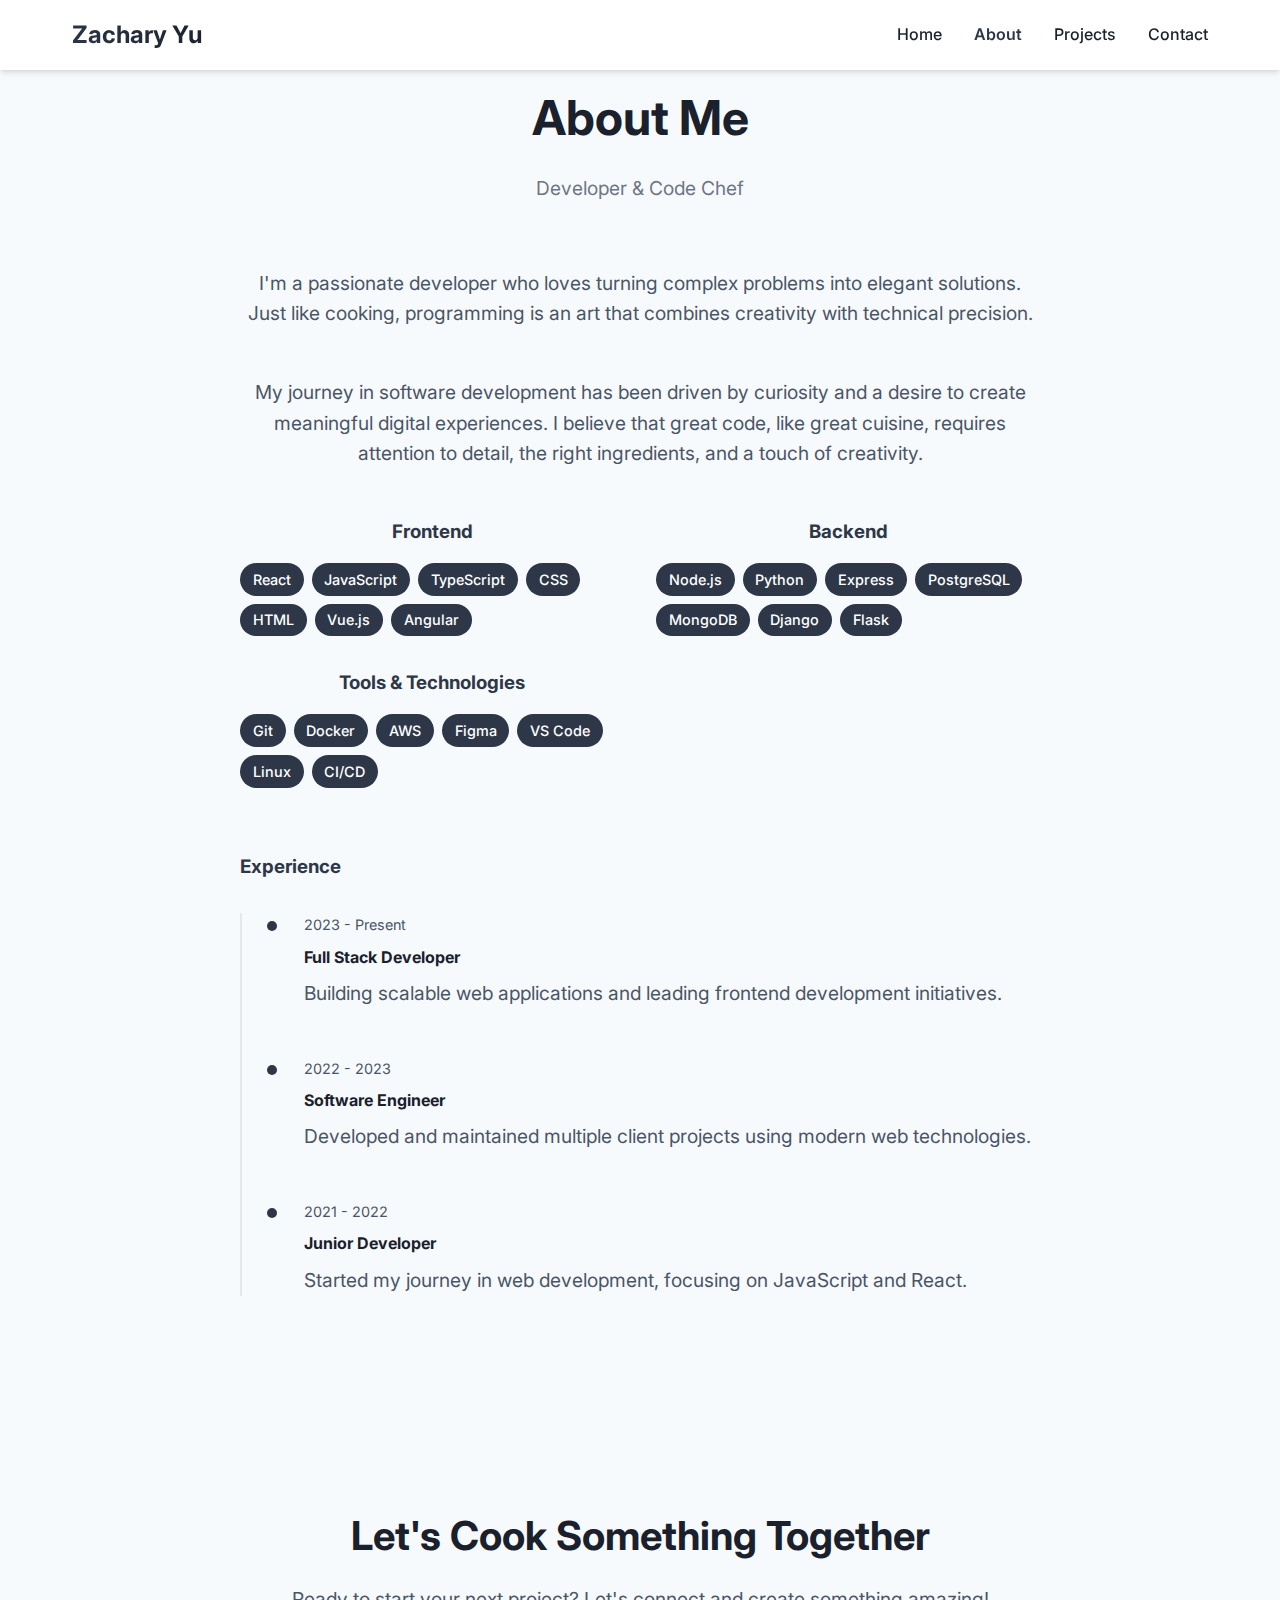
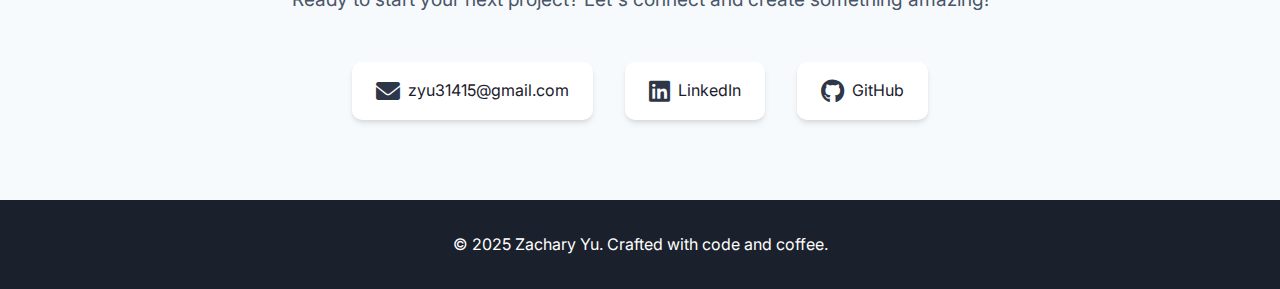
<file: about.html>
<!DOCTYPE html>
<html lang="en">
<head>
    <meta charset="UTF-8">
    <meta name="viewport" content="width=device-width, initial-scale=1.0">
    <title>About - Zachary Yu</title>
    <link rel="stylesheet" href="style.css">
    <link href="https://fonts.googleapis.com/css2?family=Inter:wght@300;400;500;600;700&display=swap" rel="stylesheet">
    <link rel="stylesheet" href="https://cdnjs.cloudflare.com/ajax/libs/font-awesome/6.0.0/css/all.min.css">
</head>
<body>
    <header>
        <nav class="navbar">
            <div class="nav-container">
                <div class="logo">
                    <a href="index.html"><h2>Zachary Yu</h2></a>
                </div>
                <ul class="nav-menu">
                    <li><a href="index.html">Home</a></li>
                    <li><a href="about.html" class="active">About</a></li>
                    <li><a href="projects.html">Projects</a></li>
                    <li><a href="#contact">Contact</a></li>
                </ul>
                <div class="hamburger">
                    <span></span>
                    <span></span>
                    <span></span>
                </div>
            </div>
        </nav>
    </header>

    <main>
        <!-- About Section -->
        <section class="about page-section">
            <div class="container">
                <div class="page-header">
                    <h1>About Me</h1>
                    <p class="page-subtitle">Developer & Code Chef</p>
                </div>
                <div class="about-content">
                    <div class="about-text">
                        <p>I'm a passionate developer who loves turning complex problems into elegant solutions. Just like cooking, programming is an art that combines creativity with technical precision.</p>
                        <p>My journey in software development has been driven by curiosity and a desire to create meaningful digital experiences. I believe that great code, like great cuisine, requires attention to detail, the right ingredients, and a touch of creativity.</p>
                        <div class="skills">
                            <div class="skill-category">
                                <h3>Frontend</h3>
                                <div class="skill-tags">
                                    <span>React</span>
                                    <span>JavaScript</span>
                                    <span>TypeScript</span>
                                    <span>CSS</span>
                                    <span>HTML</span>
                                    <span>Vue.js</span>
                                    <span>Angular</span>
                                </div>
                            </div>
                            <div class="skill-category">
                                <h3>Backend</h3>
                                <div class="skill-tags">
                                    <span>Node.js</span>
                                    <span>Python</span>
                                    <span>Express</span>
                                    <span>PostgreSQL</span>
                                    <span>MongoDB</span>
                                    <span>Django</span>
                                    <span>Flask</span>
                                </div>
                            </div>
                            <div class="skill-category">
                                <h3>Tools & Technologies</h3>
                                <div class="skill-tags">
                                    <span>Git</span>
                                    <span>Docker</span>
                                    <span>AWS</span>
                                    <span>Figma</span>
                                    <span>VS Code</span>
                                    <span>Linux</span>
                                    <span>CI/CD</span>
                                </div>
                            </div>
                        </div>

                        <div class="experience">
                            <h3>Experience</h3>
                            <div class="timeline">
                                <div class="timeline-item">
                                    <div class="timeline-date">2023 - Present</div>
                                    <div class="timeline-content">
                                        <h4>Full Stack Developer</h4>
                                        <p>Building scalable web applications and leading frontend development initiatives.</p>
                                    </div>
                                </div>
                                <div class="timeline-item">
                                    <div class="timeline-date">2022 - 2023</div>
                                    <div class="timeline-content">
                                        <h4>Software Engineer</h4>
                                        <p>Developed and maintained multiple client projects using modern web technologies.</p>
                                    </div>
                                </div>
                                <div class="timeline-item">
                                    <div class="timeline-date">2021 - 2022</div>
                                    <div class="timeline-content">
                                        <h4>Junior Developer</h4>
                                        <p>Started my journey in web development, focusing on JavaScript and React.</p>
                                    </div>
                                </div>
                            </div>
                        </div>
                    </div>
                </div>
            </div>
        </section>

        <!-- Contact Section -->
        <section id="contact" class="contact">
            <div class="container">
                <h2>Let's Cook Something Together</h2>
                <p>Ready to start your next project? Let's connect and create something amazing!</p>
                <div class="contact-links">
                    <a href="mailto:zyu31415@gmail.com" class="contact-link">
                        <i class="fas fa-envelope"></i>
                        <span>zyu31415@gmail.com</span>
                    </a>
                    <a href="https://www.linkedin.com/in/zacharyyu/" class="contact-link">
                        <i class="fab fa-linkedin"></i>
                        <span>LinkedIn</span>
                    </a>
                    <a href="https://github.com/zach3141592" class="contact-link">
                        <i class="fab fa-github"></i>
                        <span>GitHub</span>
                    </a>
                </div>
            </div>
        </section>
    </main>

    <footer>
        <div class="container">
            <p>&copy; 2025 Zachary Yu. Crafted with code and coffee.</p>
        </div>
    </footer>

    <script src="script.js"></script>
</body>
</html>
</file>
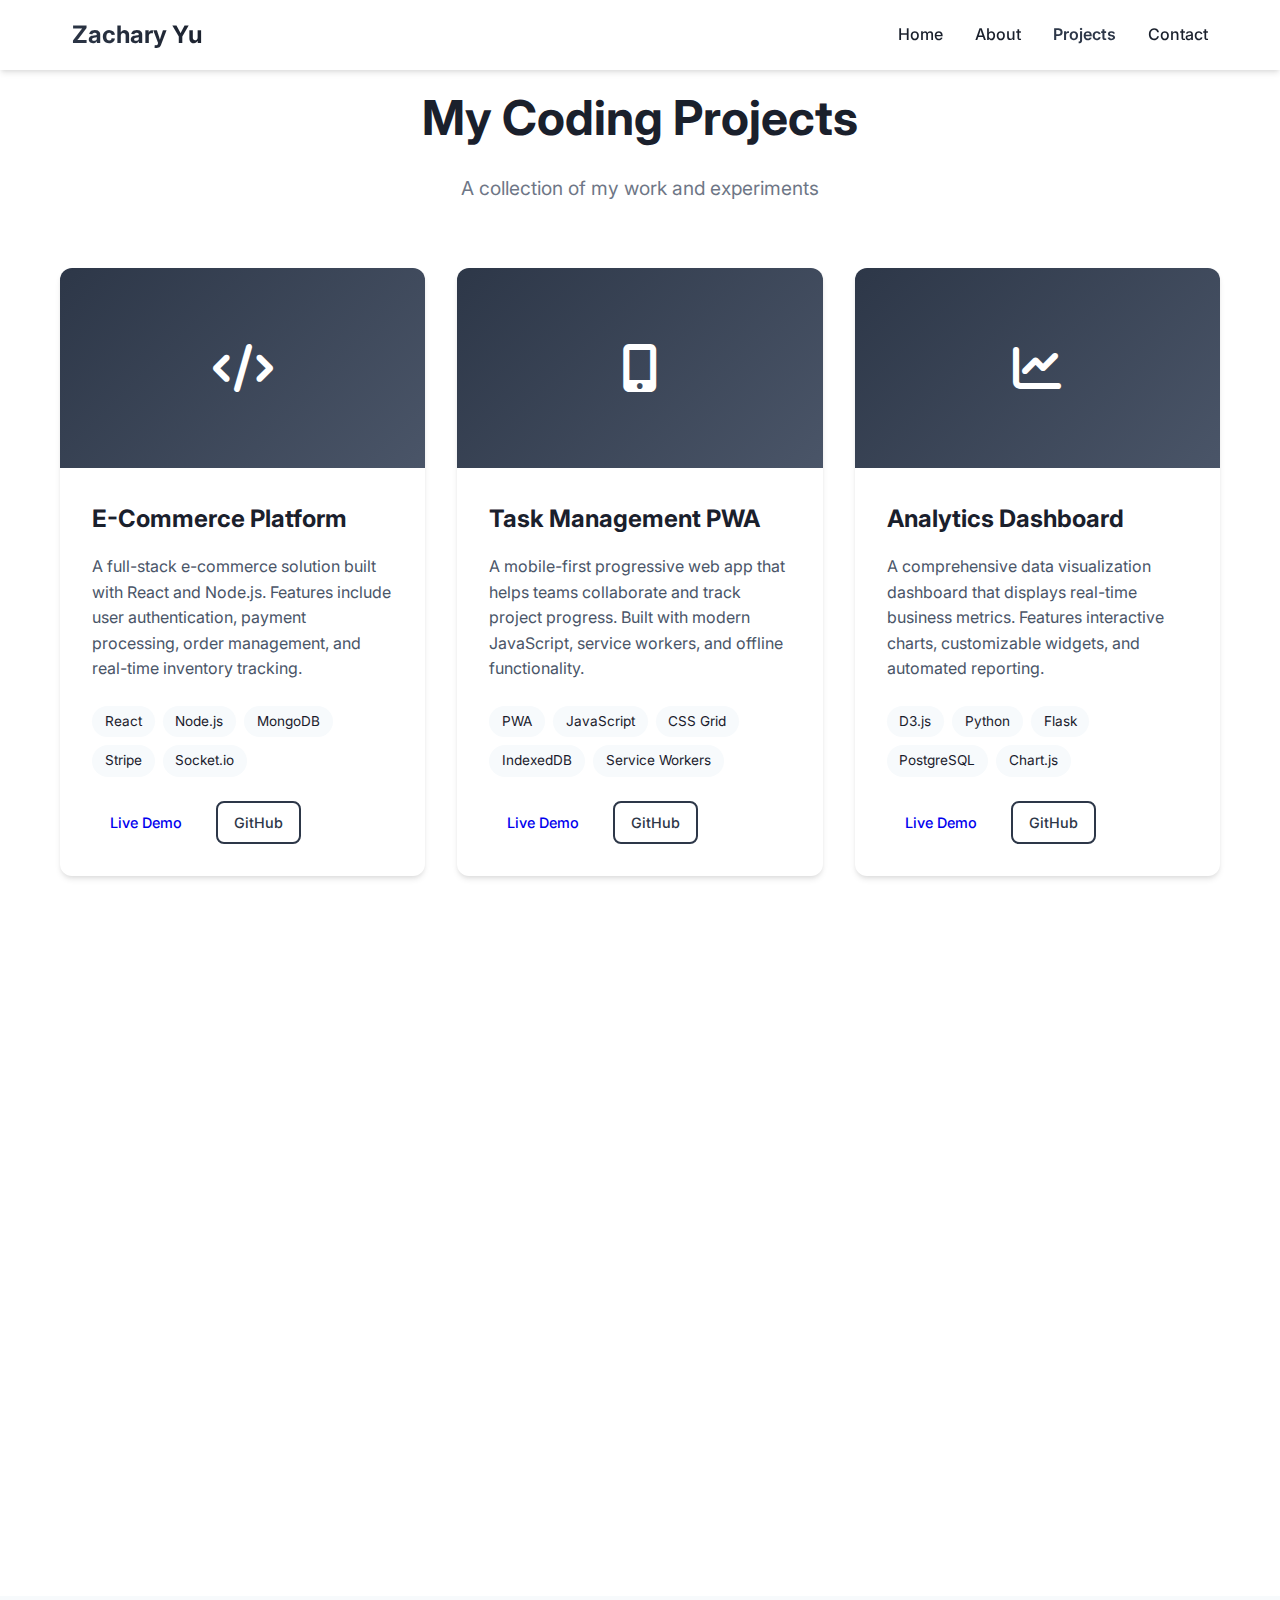
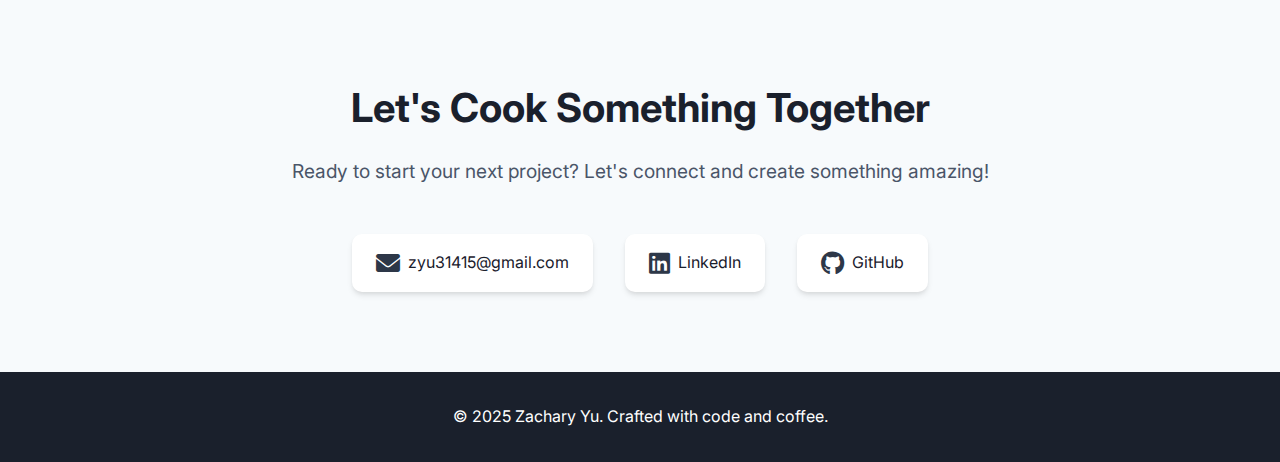
<file: projects.html>
<!DOCTYPE html>
<html lang="en">
<head>
    <meta charset="UTF-8">
    <meta name="viewport" content="width=device-width, initial-scale=1.0">
    <title>Projects - Zachary Yu</title>
    <link rel="stylesheet" href="style.css">
    <link href="https://fonts.googleapis.com/css2?family=Inter:wght@300;400;500;600;700&display=swap" rel="stylesheet">
    <link rel="stylesheet" href="https://cdnjs.cloudflare.com/ajax/libs/font-awesome/6.0.0/css/all.min.css">
</head>
<body>
    <header>
        <nav class="navbar">
            <div class="nav-container">
                <div class="logo">
                    <a href="index.html"><h2>Zachary Yu</h2></a>
                </div>
                <ul class="nav-menu">
                    <li><a href="index.html">Home</a></li>
                    <li><a href="about.html">About</a></li>
                    <li><a href="projects.html" class="active">Projects</a></li>
                    <li><a href="#contact">Contact</a></li>
                </ul>
                <div class="hamburger">
                    <span></span>
                    <span></span>
                    <span></span>
                </div>
            </div>
        </nav>
    </header>

    <main>
        <!-- Projects Section -->
        <section class="projects page-section">
            <div class="container">
                <div class="page-header">
                    <h1>My Coding Projects</h1>
                    <p class="page-subtitle">A collection of my work and experiments</p>
                </div>
                <div class="projects-grid">
                    <div class="project-card">
                        <div class="project-image">
                            <i class="fas fa-code"></i>
                        </div>
                        <div class="project-content">
                            <h3>E-Commerce Platform</h3>
                            <p>A full-stack e-commerce solution built with React and Node.js. Features include user authentication, payment processing, order management, and real-time inventory tracking.</p>
                            <div class="project-tech">
                                <span>React</span>
                                <span>Node.js</span>
                                <span>MongoDB</span>
                                <span>Stripe</span>
                                <span>Socket.io</span>
                            </div>
                            <div class="project-links">
                                <a href="#" class="btn btn-small">Live Demo</a>
                                <a href="#" class="btn btn-small btn-outline">GitHub</a>
                            </div>
                        </div>
                    </div>

                    <div class="project-card">
                        <div class="project-image">
                            <i class="fas fa-mobile-alt"></i>
                        </div>
                        <div class="project-content">
                            <h3>Task Management PWA</h3>
                            <p>A mobile-first progressive web app that helps teams collaborate and track project progress. Built with modern JavaScript, service workers, and offline functionality.</p>
                            <div class="project-tech">
                                <span>PWA</span>
                                <span>JavaScript</span>
                                <span>CSS Grid</span>
                                <span>IndexedDB</span>
                                <span>Service Workers</span>
                            </div>
                            <div class="project-links">
                                <a href="#" class="btn btn-small">Live Demo</a>
                                <a href="#" class="btn btn-small btn-outline">GitHub</a>
                            </div>
                        </div>
                    </div>

                    <div class="project-card">
                        <div class="project-image">
                            <i class="fas fa-chart-line"></i>
                        </div>
                        <div class="project-content">
                            <h3>Analytics Dashboard</h3>
                            <p>A comprehensive data visualization dashboard that displays real-time business metrics. Features interactive charts, customizable widgets, and automated reporting.</p>
                            <div class="project-tech">
                                <span>D3.js</span>
                                <span>Python</span>
                                <span>Flask</span>
                                <span>PostgreSQL</span>
                                <span>Chart.js</span>
                            </div>
                            <div class="project-links">
                                <a href="#" class="btn btn-small">Live Demo</a>
                                <a href="#" class="btn btn-small btn-outline">GitHub</a>
                            </div>
                        </div>
                    </div>

                    <div class="project-card">
                        <div class="project-image">
                            <i class="fas fa-robot"></i>
                        </div>
                        <div class="project-content">
                            <h3>AI Chat Assistant</h3>
                            <p>An intelligent chatbot application with natural language processing capabilities. Integrates with various APIs to provide helpful responses and automate tasks.</p>
                            <div class="project-tech">
                                <span>Python</span>
                                <span>TensorFlow</span>
                                <span>FastAPI</span>
                                <span>OpenAI API</span>
                                <span>Docker</span>
                            </div>
                            <div class="project-links">
                                <a href="#" class="btn btn-small">Live Demo</a>
                                <a href="#" class="btn btn-small btn-outline">GitHub</a>
                            </div>
                        </div>
                    </div>

                    <div class="project-card">
                        <div class="project-image">
                            <i class="fas fa-gamepad"></i>
                        </div>
                        <div class="project-content">
                            <h3>2D Game Engine</h3>
                            <p>A lightweight 2D game engine built from scratch using JavaScript and Canvas API. Includes physics simulation, collision detection, and sprite animation systems.</p>
                            <div class="project-tech">
                                <span>JavaScript</span>
                                <span>Canvas API</span>
                                <span>WebGL</span>
                                <span>Physics Engine</span>
                                <span>TypeScript</span>
                            </div>
                            <div class="project-links">
                                <a href="#" class="btn btn-small">Live Demo</a>
                                <a href="#" class="btn btn-small btn-outline">GitHub</a>
                            </div>
                        </div>
                    </div>

                    <div class="project-card">
                        <div class="project-image">
                            <i class="fas fa-cloud"></i>
                        </div>
                        <div class="project-content">
                            <h3>Cloud Storage API</h3>
                            <p>A RESTful API service for file storage and management with user authentication, file versioning, and sharing capabilities. Deployed on AWS with high availability.</p>
                            <div class="project-tech">
                                <span>Node.js</span>
                                <span>Express</span>
                                <span>AWS S3</span>
                                <span>JWT</span>
                                <span>Docker</span>
                            </div>
                            <div class="project-links">
                                <a href="#" class="btn btn-small">Live Demo</a>
                                <a href="#" class="btn btn-small btn-outline">GitHub</a>
                            </div>
                        </div>
                    </div>
                </div>
            </div>
        </section>

        <!-- Contact Section -->
        <section id="contact" class="contact">
            <div class="container">
                <h2>Let's Cook Something Together</h2>
                <p>Ready to start your next project? Let's connect and create something amazing!</p>
                <div class="contact-links">
                    <a href="mailto:zyu31415@gmail.com" class="contact-link">
                        <i class="fas fa-envelope"></i>
                        <span>zyu31415@gmail.com</span>
                    </a>
                    <a href="https://www.linkedin.com/in/zacharyyu/" class="contact-link">
                        <i class="fab fa-linkedin"></i>
                        <span>LinkedIn</span>
                    </a>
                    <a href="https://github.com/zach3141592" class="contact-link">
                        <i class="fab fa-github"></i>
                        <span>GitHub</span>
                    </a>
                </div>
            </div>
        </section>
    </main>

    <footer>
        <div class="container">
            <p>&copy; 2025 Zachary Yu. Crafted with code and coffee.</p>
        </div>
    </footer>

    <script src="script.js"></script>
</body>
</html>
</file>
<file: style.css>
/* Reset and Base Styles */
* {
    margin: 0;
    padding: 0;
    box-sizing: border-box;
}

:root {
    --primary-color: #2d3748;
    --secondary-color: #4a5568;
    --accent-color: #718096;
    --text-primary: #1a202c;
    --text-secondary: #4a5568;
    --background: #ffffff;
    --surface: #f7fafc;
    --border: #e2e8f0;
    --shadow: 0 4px 6px -1px rgba(0, 0, 0, 0.1), 0 2px 4px -1px rgba(0, 0, 0, 0.06);
    --shadow-lg: 0 10px 15px -3px rgba(0, 0, 0, 0.1), 0 4px 6px -2px rgba(0, 0, 0, 0.05);
}

body {
    font-family: 'Inter', sans-serif;
    line-height: 1.6;
    color: var(--text-primary);
    background-color: var(--background);
}

.container {
    max-width: 1200px;
    margin: 0 auto;
    padding: 0 20px;
}

/* Navigation */
.navbar {
    position: fixed;
    top: 0;
    width: 100%;
    background: rgba(255, 255, 255, 0.95);
    backdrop-filter: blur(10px);
    z-index: 1000;
    box-shadow: var(--shadow);
}

.nav-container {
    display: flex;
    justify-content: space-between;
    align-items: center;
    padding: 1rem 2rem;
    max-width: 1200px;
    margin: 0 auto;
}

.logo a {
    text-decoration: none;
}

.logo h2 {
    background: linear-gradient(45deg, var(--primary-color), var(--text-primary));
    -webkit-background-clip: text;
    -webkit-text-fill-color: transparent;
    background-clip: text;
    font-weight: 700;
}

.nav-menu {
    display: flex;
    list-style: none;
    gap: 2rem;
}

.nav-menu a {
    text-decoration: none;
    color: var(--text-primary);
    font-weight: 500;
    transition: color 0.3s ease;
}

.nav-menu a:hover {
    color: var(--primary-color);
}

.nav-menu a.active {
    color: var(--primary-color);
    font-weight: 600;
}

.hamburger {
    display: none;
    flex-direction: column;
    cursor: pointer;
}

.hamburger span {
    width: 25px;
    height: 3px;
    background: var(--text-primary);
    margin: 3px 0;
    transition: 0.3s;
}

/* Hero Section */
.hero {
    min-height: 100vh;
    display: flex;
    align-items: center;
    background: linear-gradient(135deg, #2d3748 0%, #1a202c 100%);
    color: white;
    padding-top: 80px;
}

.hero-content {
    display: grid;
    grid-template-columns: 1fr 1fr;
    gap: 4rem;
    align-items: center;
    max-width: 1200px;
    margin: 0 auto;
    padding: 0 2rem;
}

.hero-text {
    min-height: 300px;
    display: flex;
    flex-direction: column;
    justify-content: center;
    min-width: 0; /* Allows flex items to shrink below content size */
}

.hero-text h1 {
    font-size: 3.5rem;
    font-weight: 700;
    margin-bottom: 1rem;
    line-height: 1.1;
    white-space: nowrap;
    overflow: hidden;
    min-height: 4rem;
    width: 600px;
    max-width: 100%;
    display: block;
}

.highlight {
    background: linear-gradient(45deg, #e2e8f0, #a0aec0);
    -webkit-background-clip: text;
    -webkit-text-fill-color: transparent;
    background-clip: text;
}

.subtitle {
    font-size: 1.5rem;
    margin-bottom: 1rem;
    opacity: 0.9;
}

.description {
    font-size: 1.1rem;
    margin-bottom: 2rem;
    opacity: 0.8;
}

.cta-buttons {
    display: flex;
    gap: 1rem;
    flex-wrap: wrap;
}

.btn {
    padding: 0.75rem 1.5rem;
    border-radius: 8px;
    text-decoration: none;
    font-weight: 500;
    transition: all 0.3s ease;
    border: 2px solid transparent;
    display: inline-block;
}

.btn-primary {
    background: var(--primary-color);
    color: white;
}

.btn-primary:hover {
    background: #1a202c;
    transform: translateY(-2px);
}

.btn-secondary {
    background: transparent;
    color: white;
    border: 2px solid white;
}

.btn-secondary:hover {
    background: white;
    color: var(--primary-color);
}

.btn-small {
    padding: 0.5rem 1rem;
    font-size: 0.9rem;
}

.btn-outline {
    background: transparent;
    color: var(--primary-color);
    border: 2px solid var(--primary-color);
}

.btn-outline:hover {
    background: var(--primary-color);
    color: white;
}

/* Cooking Animation */
.hero-animation {
    display: flex;
    justify-content: center;
    align-items: center;
    height: 500px;
}

.cooking-scene {
    position: relative;
    width: 400px;
    height: 400px;
}

.stove {
    position: absolute;
    bottom: 0;
    left: 50%;
    transform: translateX(-50%);
    width: 280px;
    height: 120px;
    /* 
    To add a realistic stove image:
    1. Find a stove PNG image (400x200px recommended)
    2. Save it as 'stove.png' in your project folder
    3. The image will automatically load!
    See stove-instructions.md for detailed steps.
    */
    background: url('stove.png') no-repeat center center;
    background-size: contain;
    /* Fallback styling if PNG not available */
    background-color: #2d3748;
    border-radius: 15px;
    box-shadow: 0 4px 8px rgba(0, 0, 0, 0.3);
}

.burner {
    position: absolute;
    top: -10px;
    left: 50%;
    transform: translateX(-50%);
    width: 90px;
    height: 90px;
    background: radial-gradient(circle, #ff4500 20%, #e74c3c 40%, #2d3748 70%);
    border-radius: 50%;
    border: 6px solid #1a202c;
    box-shadow: inset 0 0 20px rgba(0, 0, 0, 0.5);
    animation: burnerGlow 2s infinite alternate;
}

@keyframes burnerGlow {
    0% { 
        background: radial-gradient(circle, #ff4500 20%, #e74c3c 40%, #2d3748 70%);
        box-shadow: inset 0 0 20px rgba(0, 0, 0, 0.5), 0 0 15px rgba(255, 69, 0, 0.3);
    }
    100% { 
        background: radial-gradient(circle, #ffa500 25%, #ff6b35 45%, #2d3748 70%);
        box-shadow: inset 0 0 20px rgba(0, 0, 0, 0.5), 0 0 25px rgba(255, 165, 0, 0.4);
    }
}

.flame {
    position: absolute;
    top: -30px;
    left: 50%;
    transform: translateX(-50%);
    width: 70px;
    height: 25px;
    background: radial-gradient(ellipse, #ffa500 0%, #ff6b35 40%, #e74c3c 100%);
    border-radius: 50% 50% 50% 50% / 70% 70% 30% 30%;
    animation: flicker 1.5s infinite alternate;
    opacity: 0.9;
}

/* Additional flame elements for more realistic effect */
.flame::before,
.flame::after {
    content: '';
    position: absolute;
    border-radius: 50% 50% 50% 50% / 70% 70% 30% 30%;
    animation: flicker 1.5s infinite alternate;
}

.flame::before {
    top: -5px;
    left: 10px;
    width: 50px;
    height: 20px;
    background: radial-gradient(ellipse, #ff4500 0%, #ff6b35 60%, transparent 100%);
    animation-delay: 0.3s;
}

.flame::after {
    top: -5px;
    right: 10px;
    width: 50px;
    height: 20px;
    background: radial-gradient(ellipse, #ff4500 0%, #ff6b35 60%, transparent 100%);
    animation-delay: 0.6s;
}

@keyframes flicker {
    0% { 
        transform: translateX(-50%) scale(1) rotate(-2deg); 
        filter: brightness(1); 
    }
    50% { 
        transform: translateX(-50%) scale(1.05) rotate(2deg); 
        filter: brightness(1.2); 
    }
    100% { 
        transform: translateX(-50%) scale(0.95) rotate(-1deg); 
        filter: brightness(0.9); 
    }
}

/* Heat distortion effect between fire and pan */
.cooking-scene::after {
    content: '';
    position: absolute;
    bottom: 45px;
    left: 50%;
    transform: translateX(-50%);
    width: 100px;
    height: 50px;
    background: linear-gradient(to top, rgba(255, 100, 0, 0.1), transparent);
    border-radius: 50%;
    animation: heatDistortion 1.8s infinite;
}

@keyframes heatDistortion {
    0%, 100% { 
        transform: translateX(-50%) scaleY(1) scaleX(1); 
        opacity: 0.3; 
    }
    50% { 
        transform: translateX(-50%) scaleY(1.3) scaleX(0.8); 
        opacity: 0.6; 
    }
}

.pan {
    position: absolute;
    bottom: 20px;
    left: 50%;
    transform: translateX(-50%);
    width: 280px;
    height: 280px;
    animation: panSway 3s ease-in-out infinite;
}



.pan-body {
    position: relative;
    width: 280px;
    height: 120px;
    background: 
        radial-gradient(ellipse at center, #666 0%, #4a4a4a 40%, #333 80%, #222 100%);
    border-radius: 50% 50% 50% 50% / 40% 40% 60% 60%;
    margin: 0 auto;
    box-shadow: 
        inset 0 -15px 30px rgba(0, 0, 0, 0.7),
        inset 0 8px 16px rgba(255, 255, 255, 0.15),
        0 10px 20px rgba(0, 0, 0, 0.4),
        0 -2px 10px rgba(255, 100, 0, 0.3);
    overflow: visible;
    border: 3px solid #2a2a2a;
    animation: panHeat 3s infinite alternate;
}

.pan-body::before {
    content: '';
    position: absolute;
    top: 20px;
    left: 30px;
    right: 30px;
    bottom: 20px;
    background: 
        radial-gradient(ellipse at center, #2a2a2a 0%, #1a1a1a 60%, #000 100%);
    border-radius: 50% 50% 50% 50% / 40% 40% 60% 60%;
    box-shadow: 
        inset 0 0 25px rgba(0, 0, 0, 0.9),
        inset 0 -8px 15px rgba(0, 0, 0, 0.8);
}

.pan-body::after {
    content: '';
    position: absolute;
    top: -18px;
    left: -18px;
    right: -18px;
    bottom: 102px;
    background: 
        radial-gradient(ellipse at center, #777 0%, #555 30%, #333 70%, #222 100%);
    border-radius: 50%;
    box-shadow: 
        inset 0 -10px 20px rgba(0, 0, 0, 0.5),
        inset 0 5px 10px rgba(255, 255, 255, 0.1),
        0 8px 16px rgba(0, 0, 0, 0.4);
    border: 2px solid #444;
    z-index: -1;
}

@keyframes panHeat {
    0% { 
        box-shadow: 
            inset 0 -15px 30px rgba(0, 0, 0, 0.7),
            inset 0 8px 16px rgba(255, 255, 255, 0.15),
            0 10px 20px rgba(0, 0, 0, 0.4),
            0 -2px 10px rgba(255, 100, 0, 0.3);
    }
    100% { 
        box-shadow: 
            inset 0 -15px 30px rgba(0, 0, 0, 0.7),
            inset 0 8px 16px rgba(255, 255, 255, 0.15),
            0 10px 20px rgba(0, 0, 0, 0.4),
            0 -2px 18px rgba(255, 100, 0, 0.5);
    }
}

@keyframes panSway {
    0%, 100% { transform: translateX(-50%) rotate(0deg); }
    33% { transform: translateX(-50%) rotate(0.5deg); }
    66% { transform: translateX(-50%) rotate(-0.5deg); }
}

.code-ingredients {
    position: absolute;
    top: 20px;
    left: 35px;
    right: 35px;
    bottom: 20px;
    display: flex;
    flex-wrap: wrap;
    justify-content: space-around;
    align-items: center;
    padding: 15px;
    border-radius: 50% 50% 50% 50% / 40% 40% 60% 60%;
}

.code-snippet {
    background: linear-gradient(45deg, rgba(45, 55, 72, 0.95), rgba(26, 32, 44, 0.9));
    color: white;
    padding: 3px 8px;
    border-radius: 6px;
    font-family: 'Courier New', monospace;
    font-size: 0.6rem;
    white-space: nowrap;
    overflow: hidden;
    position: absolute;
    box-shadow: 0 2px 4px rgba(0, 0, 0, 0.3);
    border: 1px solid rgba(255, 255, 255, 0.1);
    animation: cookingCode 4s infinite;
    transform-origin: center;
}

/* Different cooking patterns for each snippet */
.code-snippet:nth-child(1) { 
    animation: cookingCode1 4s infinite;
    top: 15px; left: 20px;
}
.code-snippet:nth-child(2) { 
    animation: cookingCode2 4.5s infinite;
    top: 25px; right: 25px;
}
.code-snippet:nth-child(3) { 
    animation: cookingCode3 3.8s infinite;
    top: 35px; left: 50%;
    transform: translateX(-50%);
}
.code-snippet:nth-child(4) { 
    animation: cookingCode4 4.2s infinite;
    bottom: 15px; left: 30px;
}
.code-snippet:nth-child(5) { 
    animation: cookingCode5 3.5s infinite;
    bottom: 20px; right: 20px;
}
.code-snippet:nth-child(6) { 
    animation: cookingCode6 4.8s infinite;
    top: 20px; left: 40%;
}
.code-snippet:nth-child(7) { 
    animation: cookingCode7 3.2s infinite;
    bottom: 25px; right: 40%;
}

/* Realistic cooking animations */
@keyframes cookingCode1 {
    0% { transform: translate(0, 0) rotate(0deg) scale(0.8); opacity: 0; }
    15% { opacity: 1; transform: translate(0, 0) rotate(0deg) scale(1); }
    25% { transform: translate(5px, -3px) rotate(5deg) scale(1.05); }
    45% { transform: translate(-3px, 2px) rotate(-3deg) scale(0.95); }
    65% { transform: translate(2px, -1px) rotate(2deg) scale(1.02); }
    85% { transform: translate(-1px, 1px) rotate(-1deg) scale(0.98); }
    100% { transform: translate(0, 0) rotate(0deg) scale(1); }
}

@keyframes cookingCode2 {
    0% { transform: translate(0, 0) rotate(0deg) scale(0.8); opacity: 0; }
    20% { opacity: 1; transform: translate(0, 0) rotate(0deg) scale(1); }
    30% { transform: translate(-4px, 2px) rotate(-4deg) scale(1.03); }
    50% { transform: translate(6px, -2px) rotate(6deg) scale(0.97); }
    70% { transform: translate(-2px, 3px) rotate(-2deg) scale(1.01); }
    90% { transform: translate(1px, -1px) rotate(1deg) scale(0.99); }
    100% { transform: translate(0, 0) rotate(0deg) scale(1); }
}

@keyframes cookingCode3 {
    0% { transform: translateX(-50%) translate(0, 0) rotate(0deg) scale(0.8); opacity: 0; }
    10% { opacity: 1; transform: translateX(-50%) translate(0, 0) rotate(0deg) scale(1); }
    35% { transform: translateX(-50%) translate(3px, -4px) rotate(3deg) scale(1.04); }
    55% { transform: translateX(-50%) translate(-5px, 1px) rotate(-5deg) scale(0.96); }
    75% { transform: translateX(-50%) translate(2px, -2px) rotate(2deg) scale(1.02); }
    95% { transform: translateX(-50%) translate(-1px, 1px) rotate(-1deg) scale(0.98); }
    100% { transform: translateX(-50%) translate(0, 0) rotate(0deg) scale(1); }
}

@keyframes cookingCode4 {
    0% { transform: translate(0, 0) rotate(0deg) scale(0.8); opacity: 0; }
    25% { opacity: 1; transform: translate(0, 0) rotate(0deg) scale(1); }
    40% { transform: translate(-3px, -2px) rotate(-3deg) scale(1.06); }
    60% { transform: translate(4px, 3px) rotate(4deg) scale(0.94); }
    80% { transform: translate(-2px, -1px) rotate(-2deg) scale(1.03); }
    100% { transform: translate(0, 0) rotate(0deg) scale(1); }
}

@keyframes cookingCode5 {
    0% { transform: translate(0, 0) rotate(0deg) scale(0.8); opacity: 0; }
    30% { opacity: 1; transform: translate(0, 0) rotate(0deg) scale(1); }
    45% { transform: translate(2px, -3px) rotate(2deg) scale(1.05); }
    65% { transform: translate(-4px, 2px) rotate(-4deg) scale(0.95); }
    85% { transform: translate(1px, -1px) rotate(1deg) scale(1.01); }
    100% { transform: translate(0, 0) rotate(0deg) scale(1); }
}

@keyframes cookingCode6 {
    0% { transform: translate(0, 0) rotate(0deg) scale(0.8); opacity: 0; }
    18% { opacity: 1; transform: translate(0, 0) rotate(0deg) scale(1); }
    38% { transform: translate(-2px, 4px) rotate(-2deg) scale(1.07); }
    58% { transform: translate(5px, -3px) rotate(5deg) scale(0.93); }
    78% { transform: translate(-3px, 2px) rotate(-3deg) scale(1.04); }
    98% { transform: translate(1px, -1px) rotate(1deg) scale(0.99); }
    100% { transform: translate(0, 0) rotate(0deg) scale(1); }
}

@keyframes cookingCode7 {
    0% { transform: translate(0, 0) rotate(0deg) scale(0.8); opacity: 0; }
    22% { opacity: 1; transform: translate(0, 0) rotate(0deg) scale(1); }
    42% { transform: translate(4px, 2px) rotate(4deg) scale(1.08); }
    62% { transform: translate(-3px, -4px) rotate(-3deg) scale(0.92); }
    82% { transform: translate(2px, 3px) rotate(2deg) scale(1.05); }
    100% { transform: translate(0, 0) rotate(0deg) scale(1); }
}

/* Sizzling effect */
.code-snippet::before {
    content: '';
    position: absolute;
    top: -1px;
    left: -1px;
    right: -1px;
    bottom: -1px;
    background: linear-gradient(45deg, transparent, rgba(255, 255, 255, 0.1), transparent);
    border-radius: 6px;
    animation: sizzle 2s infinite;
}

@keyframes sizzle {
    0%, 100% { opacity: 0; }
    50% { opacity: 1; }
}

.steam {
    position: absolute;
    top: -40px;
    left: 50%;
    transform: translateX(-50%);
    width: 4px;
    height: 50px;
    background: linear-gradient(to top, rgba(255, 255, 255, 0.7), transparent);
    border-radius: 50%;
    animation: steam 2.5s infinite;
}

.steam::before,
.steam::after {
    content: '';
    position: absolute;
    top: 0;
    width: 4px;
    height: 50px;
    background: linear-gradient(to top, rgba(255, 255, 255, 0.6), transparent);
    border-radius: 50%;
}

.steam::before {
    left: -12px;
    animation: steam 2.5s infinite 0.8s;
    transform: rotate(-10deg);
}

.steam::after {
    right: -12px;
    animation: steam 2.5s infinite 1.6s;
    transform: rotate(10deg);
}

@keyframes steam {
    0% { opacity: 0; transform: translateX(-50%) translateY(0) scale(0.8); }
    20% { opacity: 0.8; transform: translateX(-50%) translateY(-10px) scale(1); }
    40% { opacity: 1; transform: translateX(-50%) translateY(-25px) scale(1.2); }
    60% { opacity: 0.8; transform: translateX(-50%) translateY(-35px) scale(1.4); }
    80% { opacity: 0.4; transform: translateX(-50%) translateY(-45px) scale(1.6); }
    100% { opacity: 0; transform: translateX(-50%) translateY(-60px) scale(1.8); }
}

/* Heat wave effect */
.pan-body::after {
    content: '';
    position: absolute;
    top: -5px;
    left: 10%;
    right: 10%;
    height: 3px;
    background: linear-gradient(90deg, transparent, rgba(255, 255, 255, 0.3), transparent);
    border-radius: 50%;
    animation: heatWave 1.5s infinite;
}

@keyframes heatWave {
    0%, 100% { transform: scaleX(1) scaleY(1); opacity: 0.3; }
    50% { transform: scaleX(1.2) scaleY(0.8); opacity: 0.6; }
}

/* Bubbling effect */
.code-ingredients::after {
    content: '';
    position: absolute;
    top: 20px;
    left: 30px;
    width: 6px;
    height: 6px;
    background: rgba(255, 255, 255, 0.4);
    border-radius: 50%;
    animation: bubble1 3s infinite;
}

.code-ingredients::before {
    content: '';
    position: absolute;
    bottom: 25px;
    right: 40px;
    width: 4px;
    height: 4px;
    background: rgba(255, 255, 255, 0.3);
    border-radius: 50%;
    animation: bubble2 2.5s infinite;
}

@keyframes bubble1 {
    0% { transform: translateY(0) scale(0); opacity: 0; }
    10% { transform: translateY(0) scale(1); opacity: 1; }
    90% { transform: translateY(-15px) scale(1.2); opacity: 0.8; }
    100% { transform: translateY(-20px) scale(0); opacity: 0; }
}

@keyframes bubble2 {
    0% { transform: translateY(0) scale(0); opacity: 0; }
    15% { transform: translateY(0) scale(1); opacity: 1; }
    85% { transform: translateY(-10px) scale(1.1); opacity: 0.6; }
    100% { transform: translateY(-15px) scale(0); opacity: 0; }
}

.spatula {
    position: absolute;
    top: 80px;
    right: 40px;
    transform: rotate(45deg);
    animation: stir 5s infinite;
    z-index: 10;
}

.spatula-handle {
    width: 100px;
    height: 8px;
    background: linear-gradient(45deg, #8b4513, #a0522d);
    border-radius: 4px;
    box-shadow: 0 2px 4px rgba(0, 0, 0, 0.2);
}

.spatula-head {
    width: 30px;
    height: 18px;
    background: linear-gradient(145deg, #c0c0c0, #a8a8a8);
    border-radius: 8px;
    margin-top: -8px;
    margin-left: -8px;
    box-shadow: 0 2px 4px rgba(0, 0, 0, 0.3);
    border: 1px solid #909090;
}

@keyframes stir {
    0% { transform: rotate(45deg) translateX(0) translateY(0); }
    20% { transform: rotate(55deg) translateX(-5px) translateY(-2px); }
    40% { transform: rotate(35deg) translateX(5px) translateY(2px); }
    60% { transform: rotate(50deg) translateX(-3px) translateY(-1px); }
    80% { transform: rotate(40deg) translateX(3px) translateY(1px); }
    100% { transform: rotate(45deg) translateX(0) translateY(0); }
}

/* Cooking sound effect visual */
.cooking-scene::before {
    content: '';
    position: absolute;
    top: 50%;
    left: 50%;
    transform: translate(-50%, -50%);
    width: 300px;
    height: 300px;
    border: 2px solid rgba(255, 165, 0, 0.1);
    border-radius: 50%;
    animation: cookingPulse 4s infinite;
    z-index: -1;
}

@keyframes cookingPulse {
    0%, 100% { transform: translate(-50%, -50%) scale(0.8); opacity: 0; }
    50% { transform: translate(-50%, -50%) scale(1.2); opacity: 0.1; }
}

/* Page Sections */
.page-section {
    padding: 8rem 0 5rem;
    background: var(--surface);
}

.page-header {
    text-align: center;
    margin-bottom: 4rem;
}

.page-header h1 {
    font-size: 3rem;
    margin-bottom: 1rem;
    color: var(--text-primary);
}

.page-subtitle {
    font-size: 1.2rem;
    color: var(--text-secondary);
    opacity: 0.8;
}

/* About Section */
.about {
    padding: 5rem 0;
    background: var(--surface);
}

.about h2 {
    text-align: center;
    font-size: 2.5rem;
    margin-bottom: 3rem;
    color: var(--text-primary);
}

.about-text {
    max-width: 800px;
    margin: 0 auto;
    text-align: center;
}

.about-text p {
    font-size: 1.2rem;
    color: var(--text-secondary);
    margin-bottom: 3rem;
}

.skills {
    display: grid;
    grid-template-columns: repeat(auto-fit, minmax(250px, 1fr));
    gap: 2rem;
    margin-top: 3rem;
}

.skill-category h3 {
    margin-bottom: 1rem;
    color: var(--primary-color);
}

.skill-tags {
    display: flex;
    flex-wrap: wrap;
    gap: 0.5rem;
}

.skill-tags span {
    background: var(--primary-color);
    color: white;
    padding: 0.3rem 0.8rem;
    border-radius: 20px;
    font-size: 0.9rem;
    font-weight: 500;
}

.experience {
    margin-top: 4rem;
    text-align: left;
}

.experience h3 {
    margin-bottom: 2rem;
    color: var(--primary-color);
}

.timeline {
    position: relative;
    padding-left: 2rem;
}

.timeline::before {
    content: '';
    position: absolute;
    left: 0;
    top: 0;
    bottom: 0;
    width: 2px;
    background: var(--border);
}

.timeline-item {
    position: relative;
    margin-bottom: 2rem;
    padding-left: 2rem;
}

.timeline-item::before {
    content: '';
    position: absolute;
    left: -5px;
    top: 0.5rem;
    width: 10px;
    height: 10px;
    border-radius: 50%;
    background: var(--primary-color);
}

.timeline-date {
    font-size: 0.9rem;
    color: var(--text-secondary);
    margin-bottom: 0.5rem;
}

.timeline-content h4 {
    margin-bottom: 0.5rem;
    color: var(--text-primary);
}

.timeline-content p {
    color: var(--text-secondary);
    line-height: 1.6;
}

/* Projects Section */
.projects {
    padding: 5rem 0;
    background: var(--background);
}

.projects h2 {
    text-align: center;
    font-size: 2.5rem;
    margin-bottom: 3rem;
    color: var(--text-primary);
}

.projects-grid {
    display: grid;
    grid-template-columns: repeat(auto-fit, minmax(350px, 1fr));
    gap: 2rem;
}

.project-card {
    background: white;
    border-radius: 12px;
    overflow: hidden;
    box-shadow: var(--shadow);
    transition: transform 0.3s ease, box-shadow 0.3s ease;
}

.project-card:hover {
    transform: translateY(-5px);
    box-shadow: var(--shadow-lg);
}

.project-image {
    height: 200px;
    background: linear-gradient(135deg, var(--primary-color), var(--secondary-color));
    display: flex;
    align-items: center;
    justify-content: center;
    color: white;
    font-size: 3rem;
}

.project-content {
    padding: 2rem;
}

.project-content h3 {
    font-size: 1.5rem;
    margin-bottom: 1rem;
    color: var(--text-primary);
}

.project-content p {
    color: var(--text-secondary);
    margin-bottom: 1.5rem;
}

.project-tech {
    display: flex;
    flex-wrap: wrap;
    gap: 0.5rem;
    margin-bottom: 1.5rem;
}

.project-tech span {
    background: var(--surface);
    color: var(--text-primary);
    padding: 0.3rem 0.8rem;
    border-radius: 20px;
    font-size: 0.85rem;
}

.project-links {
    display: flex;
    gap: 1rem;
}

/* Contact Section */
.contact {
    padding: 5rem 0;
    background: var(--surface);
    text-align: center;
}

.contact h2 {
    font-size: 2.5rem;
    margin-bottom: 1rem;
    color: var(--text-primary);
}

.contact p {
    font-size: 1.2rem;
    color: var(--text-secondary);
    margin-bottom: 3rem;
}

.contact-links {
    display: flex;
    justify-content: center;
    gap: 2rem;
    flex-wrap: wrap;
}

.contact-link {
    display: flex;
    align-items: center;
    gap: 0.5rem;
    padding: 1rem 1.5rem;
    background: white;
    border-radius: 10px;
    text-decoration: none;
    color: var(--text-primary);
    box-shadow: var(--shadow);
    transition: all 0.3s ease;
}

.contact-link:hover {
    transform: translateY(-3px);
    box-shadow: var(--shadow-lg);
}

.contact-link i {
    font-size: 1.5rem;
    color: var(--primary-color);
}

/* Footer */
footer {
    background: var(--text-primary);
    color: white;
    text-align: center;
    padding: 2rem 0;
}

/* Responsive Design */
@media (max-width: 1024px) {
    .hero-text h1 {
        font-size: 3rem;
        width: 500px;
    }
}

@media (max-width: 768px) {
    .nav-menu {
        display: none;
    }
    
    .hamburger {
        display: flex;
    }
    
    .hero-content {
        grid-template-columns: 1fr;
        text-align: center;
    }
    
    .hero-text h1 {
        font-size: 2.2rem;
        width: 380px;
    }
    
    .cooking-scene {
        width: 300px;
        height: 300px;
    }
    
    .pan {
        width: 200px;
        height: 200px;
        bottom: 25px;
    }
    
    .pan-body {
        width: 200px;
        height: 80px;
    }
    
    .code-snippet {
        font-size: 0.5rem;
        padding: 2px 6px;
    }
    
    .stove {
        width: 200px;
        height: 80px;
    }
    
    .burner {
        width: 70px;
        height: 70px;
    }
    
    .spatula {
        top: 60px;
        right: 30px;
    }
    
    .spatula-handle {
        width: 70px;
        height: 6px;
    }
    
    .spatula-head {
        width: 20px;
        height: 12px;
    }
    
    .projects-grid {
        grid-template-columns: 1fr;
    }
    
    .contact-links {
        flex-direction: column;
        align-items: center;
    }
}

@media (max-width: 480px) {
    .hero-text h1 {
        font-size: 1.8rem;
        width: 320px;
    }
}

@media (max-width: 360px) {
    .hero-text h1 {
        font-size: 1.6rem;
        width: 280px;
    }
    
    .cooking-scene {
        width: 250px;
        height: 250px;
    }
    
    .stove {
        width: 180px;
        height: 70px;
    }
    
    .burner {
        width: 60px;
        height: 60px;
    }
    
    .pan {
        width: 200px;
        height: 200px;
        bottom: 10px;
    }
    
    .pan-body {
        width: 180px;
        height: 70px;
    }
    

    
    .code-snippet {
        font-size: 0.45rem;
        padding: 1px 4px;
    }
    
    .spatula {
        top: 50px;
        right: 25px;
    }
    
    .spatula-handle {
        width: 60px;
        height: 5px;
    }
    
    .spatula-head {
        width: 15px;
        height: 10px;
    }
    
    .container {
        padding: 0 15px;
    }
    
    .nav-container {
        padding: 1rem;
    }
    
    .page-header h1 {
        font-size: 2.5rem;
    }
    
    .timeline {
        padding-left: 1.5rem;
    }
    
    .timeline-item {
        padding-left: 1.5rem;
    }
}
</file>
